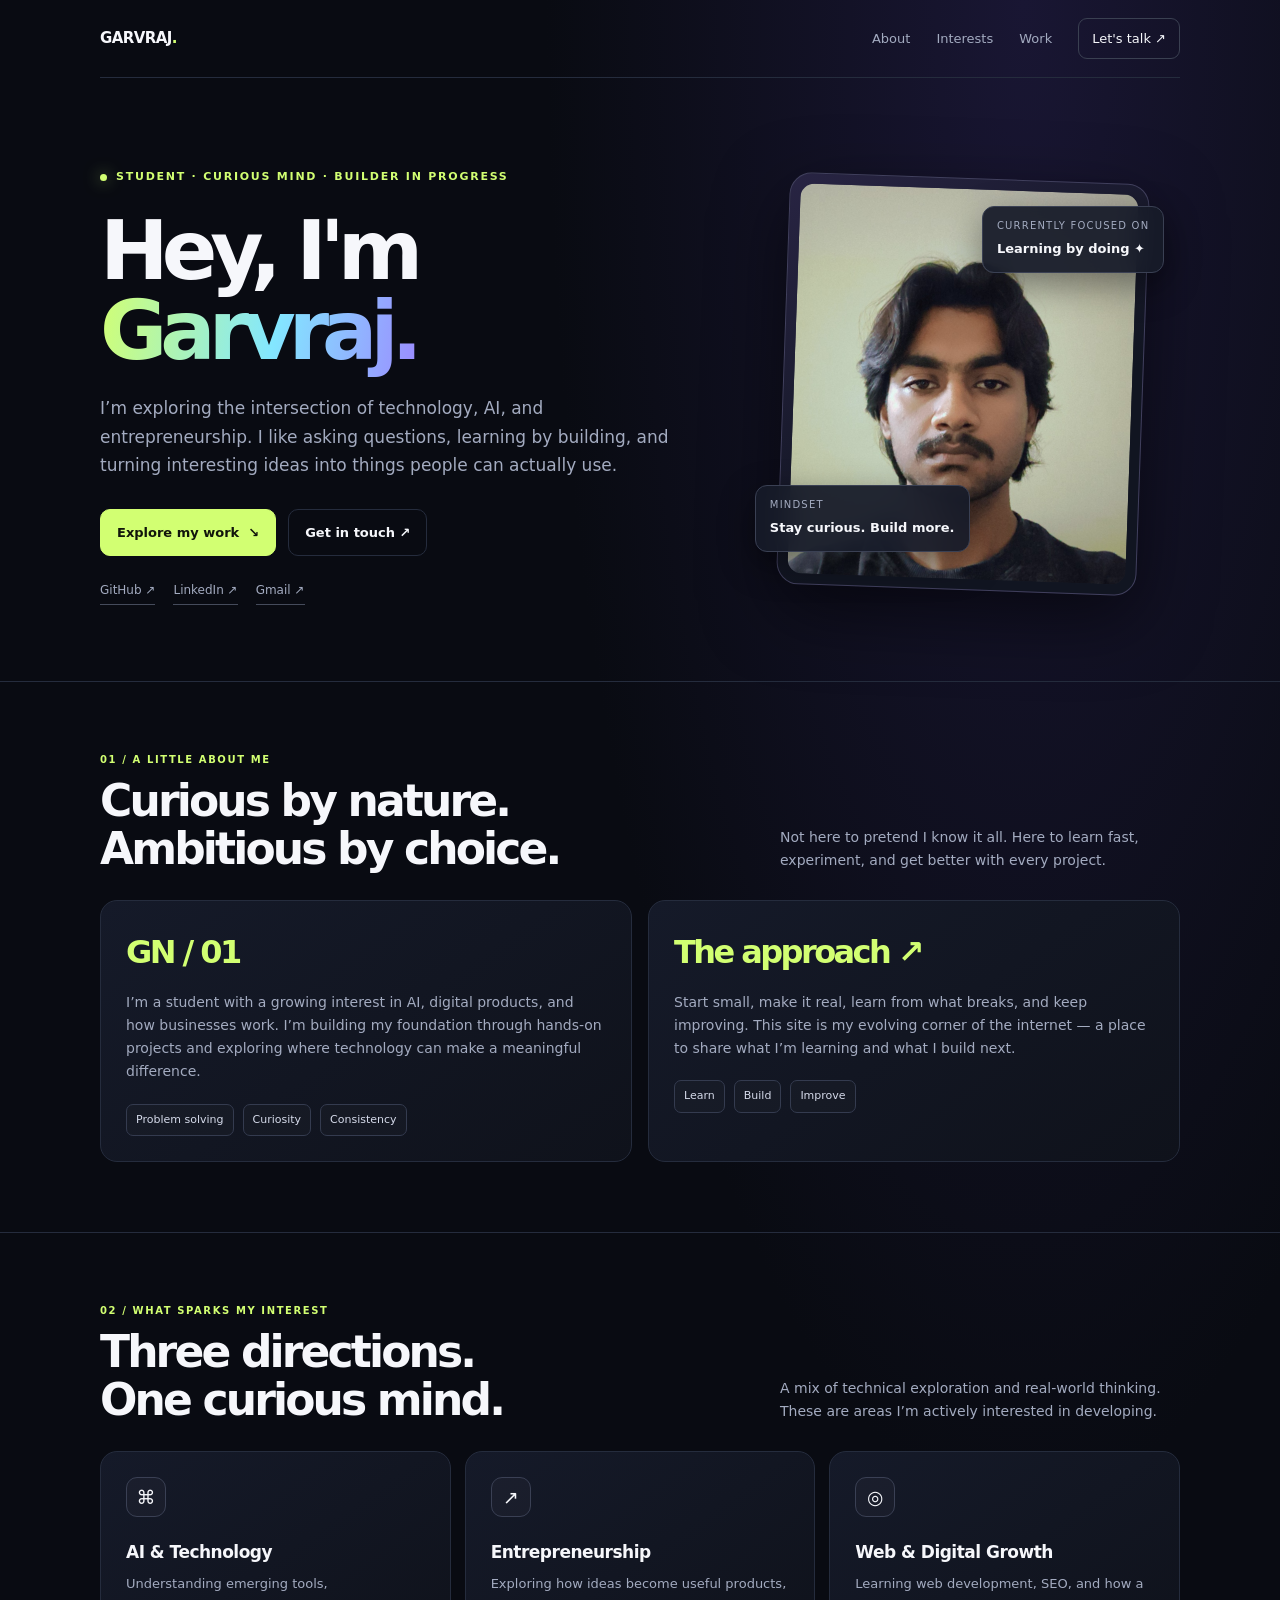
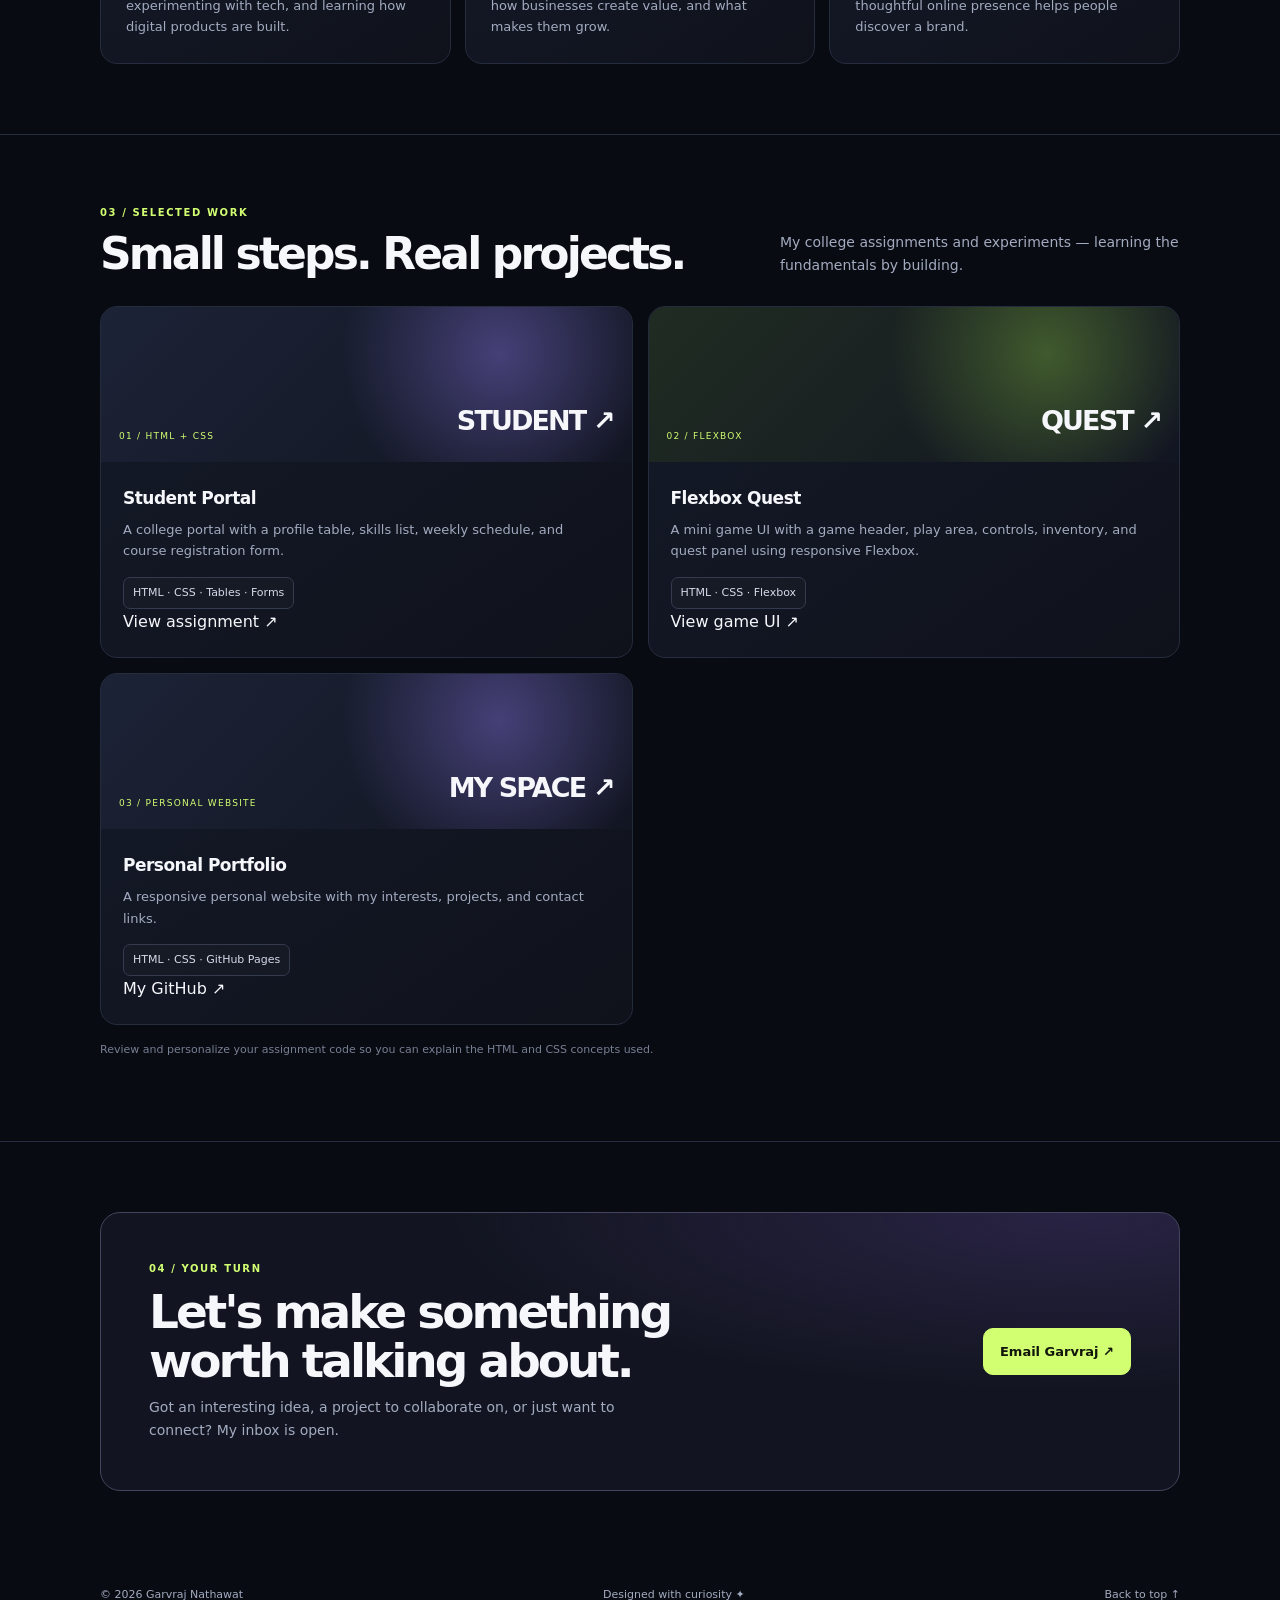
<file: index.html>
<!DOCTYPE html>
<html lang="en">
<head>
<meta charset="UTF-8">
<meta name="viewport" content="width=device-width, initial-scale=1">
<meta name="theme-color" content="#090b12">
<meta name="description" content="Garvraj Nathawat — student exploring AI, technology, and entrepreneurship.">
<title>Garvraj Nathawat — Portfolio</title>
<style>
:root{--bg:#090b12;--panel:#111521;--panel2:#151b29;--ink:#f6f7fb;--muted:#a3abc0;--line:#252c3d;--lime:#d2ff72;--purple:#9b8cff;--cyan:#83e7ff}
*{box-sizing:border-box}html{scroll-behavior:smooth;scroll-padding-top:90px}body{margin:0;background:radial-gradient(ellipse at 80% 0%,#191633 0,transparent 33%),var(--bg);color:var(--ink);font:16px/1.65 Inter,ui-sans-serif,system-ui,-apple-system,BlinkMacSystemFont,"Segoe UI",sans-serif;-webkit-font-smoothing:antialiased}a{color:inherit;text-decoration:none}.wrap{width:min(1080px,calc(100% - 40px));margin:auto}.nav{height:78px;display:flex;align-items:center;justify-content:space-between;border-bottom:1px solid var(--line)}.logo{font-size:15px;font-weight:850;letter-spacing:-.04em}.logo span{color:var(--lime)}.navlinks{display:flex;align-items:center;gap:26px;color:var(--muted);font-size:13px}.navlinks a:hover{color:var(--lime)}.nav-cta{padding:9px 13px;border:1px solid #3a4051;border-radius:9px;color:var(--ink)!important}.hero{padding:85px 0 76px;display:grid;grid-template-columns:1.15fr .85fr;gap:58px;align-items:center}.eyebrow{display:inline-flex;align-items:center;gap:9px;color:var(--lime);font-size:11px;font-weight:800;text-transform:uppercase;letter-spacing:.16em}.pulse{width:7px;height:7px;background:var(--lime);border-radius:50%;box-shadow:0 0 16px #d2ff72a0}.hero h1{font-size:clamp(48px,7vw,82px);line-height:.97;letter-spacing:-.085em;margin:22px 0 24px;font-weight:850}.hero h1 .gradient{background:linear-gradient(100deg,var(--lime),var(--cyan) 55%,var(--purple));color:transparent;background-clip:text}.intro{font-size:17px;color:var(--muted);max-width:580px;margin:0}.buttons{display:flex;gap:12px;flex-wrap:wrap;margin-top:30px}.btn{display:inline-flex;align-items:center;justify-content:center;gap:9px;padding:12px 16px;border:1px solid var(--line);border-radius:10px;font-size:13px;font-weight:750;transition:transform .2s,border-color .2s}.btn:hover{transform:translateY(-2px);border-color:var(--lime)}.btn.primary{background:var(--lime);border-color:var(--lime);color:#11150b}.socials{display:flex;gap:18px;margin-top:25px;flex-wrap:wrap}.socials a{font-size:12px;color:var(--muted);border-bottom:1px solid #454b5b;padding-bottom:3px}.socials a:hover{color:var(--lime);border-color:var(--lime)}.profile-wrap{position:relative;max-width:360px;margin:auto;width:100%}.profile-frame{position:relative;padding:10px;border:1px solid #41405d;border-radius:22px;background:linear-gradient(145deg,#282443,#111521 65%);transform:rotate(2deg);box-shadow:0 24px 70px #0008}.profile-frame img{display:block;width:100%;height:390px;object-fit:cover;object-position:center 27%;border-radius:14px;filter:saturate(.88)}.floating{position:absolute;z-index:2;background:#171b29eF;border:1px solid #3a4053;backdrop-filter:blur(12px);border-radius:12px;padding:11px 14px;box-shadow:0 12px 35px #0006}.float-one{left:-28px;bottom:38px}.float-two{right:-22px;top:28px}.float-label{display:block;color:var(--muted);font-size:10px;text-transform:uppercase;letter-spacing:.12em}.float-value{font-size:13px;font-weight:800}.section{border-top:1px solid var(--line);padding:70px 0}.section-head{display:flex;justify-content:space-between;align-items:end;gap:25px;margin-bottom:28px}.kicker{font-size:10px;color:var(--lime);font-weight:850;letter-spacing:.16em;text-transform:uppercase}.section h2{font-size:clamp(29px,4vw,44px);line-height:1.08;letter-spacing:-.065em;margin:9px 0 0}.section-head p{max-width:400px;color:var(--muted);font-size:14px;margin:0}.about-grid{display:grid;grid-template-columns:1fr 1fr;gap:16px}.about-card,.interest-card,.project-card{background:linear-gradient(145deg,#151a29,#0f121b);border:1px solid var(--line);border-radius:17px;padding:25px}.about-card p{color:var(--muted);font-size:14px;margin:12px 0 0}.big-mark{font-size:32px;color:var(--lime);font-weight:900;letter-spacing:-.08em}.statline{display:flex;gap:9px;flex-wrap:wrap;margin-top:20px}.chip{font-size:11px;color:#d5daea;border:1px solid #343b4f;border-radius:7px;padding:6px 9px;background:#ffffff04}.interest-grid{display:grid;grid-template-columns:repeat(3,1fr);gap:14px}.interest-card{min-height:195px;transition:transform .2s,border-color .2s}.interest-card:hover,.project-card:hover{transform:translateY(-3px);border-color:#555078}.iconbox{display:grid;place-items:center;width:40px;height:40px;border:1px solid #3a4054;border-radius:11px;background:#ffffff06;font-size:19px}.interest-card h3,.project-card h3{font-size:17px;letter-spacing:-.03em;margin:21px 0 7px}.interest-card p,.project-card p{font-size:13px;color:var(--muted);margin:0}.work-grid{display:grid;grid-template-columns:1fr 1fr;gap:15px}.project-card{padding:0;overflow:hidden;transition:transform .2s,border-color .2s}.project-art{height:155px;padding:18px;display:flex;justify-content:space-between;align-items:flex-end;background:radial-gradient(circle at 75% 30%,#454077 0,transparent 38%),linear-gradient(135deg,#1c2336,#121522)}.project-art.green{background:radial-gradient(circle at 75% 30%,#405a2d 0,transparent 38%),linear-gradient(135deg,#202c22,#121522)}.project-art span{font-size:27px;font-weight:900;letter-spacing:-.07em}.project-art small{font-size:9px;letter-spacing:.14em;color:var(--lime);text-transform:uppercase}.project-copy{padding:22px}.project-copy h3{margin:0 0 7px}.project-copy .chip{display:inline-block;margin-top:15px}.contact-box{border:1px solid #45445e;background:radial-gradient(ellipse at 90% 0%,#292344,transparent 45%),#121521;border-radius:20px;padding:clamp(26px,5vw,48px);display:flex;justify-content:space-between;align-items:center;gap:24px}.contact-box h2{font-size:clamp(30px,4vw,47px);letter-spacing:-.065em;line-height:1.05;margin:10px 0}.contact-box p{max-width:510px;color:var(--muted);font-size:14px;margin:0}.footer{padding:25px 0 35px;display:flex;justify-content:space-between;gap:15px;color:var(--muted);font-size:11px}.footer a:hover{color:var(--lime)}.note{color:#777f93;font-size:11px;margin-top:16px}
@media(max-width:760px){.wrap{width:calc(100% - 34px)}.nav{height:68px}.navlinks{gap:13px;font-size:11px}.nav-cta{padding:7px 9px}.hero{padding:54px 0 52px;grid-template-columns:1fr;gap:40px}.hero h1{font-size:clamp(48px,13vw,68px)}.profile-wrap{max-width:300px}.profile-frame img{height:320px}.float-one{left:-14px}.float-two{right:-12px}.section{padding:54px 0}.section-head{display:block}.section-head p{margin-top:14px}.about-grid,.work-grid{grid-template-columns:1fr}.interest-grid{grid-template-columns:1fr}.interest-card{min-height:auto}.contact-box{align-items:flex-start;flex-direction:column}.footer{flex-direction:column}.socials{gap:14px}}
@media(prefers-reduced-motion:reduce){html{scroll-behavior:auto}*{transition:none!important}}
</style>
</head>
<body>
<header class="wrap nav">
  <a class="logo" href="#top">GARVRAJ<span>.</span></a>
  <nav class="navlinks" aria-label="Main navigation"><a href="#about">About</a><a href="#interests">Interests</a><a href="#work">Work</a><a class="nav-cta" href="#contact">Let's talk ↗</a></nav>
</header>
<main id="top">
<section class="wrap hero">
  <div>
    <div class="eyebrow"><span class="pulse"></span> Student · Curious mind · Builder in progress</div>
    <h1>Hey, I'm<br><span class="gradient">Garvraj.</span></h1>
    <p class="intro">I’m exploring the intersection of technology, AI, and entrepreneurship. I like asking questions, learning by building, and turning interesting ideas into things people can actually use.</p>
    <div class="buttons"><a class="btn primary" href="#work">Explore my work <span>↘</span></a><a class="btn" href="mailto:workwithgarvraj@gmail.com">Get in touch ↗</a></div>
    <div class="socials"><a href="https://github.com/garvraj1" target="_blank" rel="noreferrer">GitHub ↗</a><a href="https://www.linkedin.com/in/garvraj-nathawat-00a81b325/" target="_blank" rel="noreferrer">LinkedIn ↗</a><a href="mailto:workwithgarvraj@gmail.com">Gmail ↗</a></div>
  </div>
  <div class="profile-wrap">
    <div class="floating float-two"><span class="float-label">Currently focused on</span><span class="float-value">Learning by doing ✦</span></div>
    <div class="profile-frame"><img src="profile.jpg" alt="Portrait of Garvraj Nathawat"></div>
    <div class="floating float-one"><span class="float-label">Mindset</span><span class="float-value">Stay curious. Build more.</span></div>
  </div>
</section>

<section class="section" id="about"><div class="wrap">
  <div class="section-head"><div><div class="kicker">01 / A little about me</div><h2>Curious by nature.<br>Ambitious by choice.</h2></div><p>Not here to pretend I know it all. Here to learn fast, experiment, and get better with every project.</p></div>
  <div class="about-grid">
    <article class="about-card"><div class="big-mark">GN / 01</div><p>I’m a student with a growing interest in AI, digital products, and how businesses work. I’m building my foundation through hands-on projects and exploring where technology can make a meaningful difference.</p><div class="statline"><span class="chip">Problem solving</span><span class="chip">Curiosity</span><span class="chip">Consistency</span></div></article>
    <article class="about-card"><div class="big-mark">The approach ↗</div><p>Start small, make it real, learn from what breaks, and keep improving. This site is my evolving corner of the internet — a place to share what I’m learning and what I build next.</p><div class="statline"><span class="chip">Learn</span><span class="chip">Build</span><span class="chip">Improve</span></div></article>
  </div>
</div></section>

<section class="section" id="interests"><div class="wrap">
  <div class="section-head"><div><div class="kicker">02 / What sparks my interest</div><h2>Three directions.<br>One curious mind.</h2></div><p>A mix of technical exploration and real-world thinking. These are areas I’m actively interested in developing.</p></div>
  <div class="interest-grid">
    <article class="interest-card"><div class="iconbox">⌘</div><h3>AI & Technology</h3><p>Understanding emerging tools, experimenting with tech, and learning how digital products are built.</p></article>
    <article class="interest-card"><div class="iconbox">↗</div><h3>Entrepreneurship</h3><p>Exploring how ideas become useful products, how businesses create value, and what makes them grow.</p></article>
    <article class="interest-card"><div class="iconbox">◎</div><h3>Web & Digital Growth</h3><p>Learning web development, SEO, and how a thoughtful online presence helps people discover a brand.</p></article>
  </div>
</div></section>

<section class="section" id="work"><div class="wrap">
  <div class="section-head"><div><div class="kicker">03 / Selected work</div><h2>Small steps. Real projects.</h2></div><p>My college assignments and experiments — learning the fundamentals by building.</p></div>
  <div class="work-grid">
    <article class="project-card"><div class="project-art"><small>01 / HTML + CSS</small><span>STUDENT ↗</span></div><div class="project-copy"><h3>Student Portal</h3><p>A college portal with a profile table, skills list, weekly schedule, and course registration form.</p><span class="chip">HTML · CSS · Tables · Forms</span><br><a href="student-portal.html">View assignment ↗</a></div></article>
    <article class="project-card"><div class="project-art green"><small>02 / FLEXBOX</small><span>QUEST ↗</span></div><div class="project-copy"><h3>Flexbox Quest</h3><p>A mini game UI with a game header, play area, controls, inventory, and quest panel using responsive Flexbox.</p><span class="chip">HTML · CSS · Flexbox</span><br><a href="flexbox-quest.html">View game UI ↗</a></div></article>
    <article class="project-card"><div class="project-art"><small>03 / PERSONAL WEBSITE</small><span>MY SPACE ↗</span></div><div class="project-copy"><h3>Personal Portfolio</h3><p>A responsive personal website with my interests, projects, and contact links.</p><span class="chip">HTML · CSS · GitHub Pages</span><br><a href="https://github.com/garvraj1" target="_blank" rel="noreferrer">My GitHub ↗</a></div></article>
  </div>
  <p class="note">Review and personalize your assignment code so you can explain the HTML and CSS concepts used.</p>
</div></section>

<section class="section" id="contact"><div class="wrap">
  <div class="contact-box"><div><div class="kicker">04 / Your turn</div><h2>Let's make something<br>worth talking about.</h2><p>Got an interesting idea, a project to collaborate on, or just want to connect? My inbox is open.</p></div><a class="btn primary" href="mailto:workwithgarvraj@gmail.com">Email Garvraj ↗</a></div>
</div></section>
</main>
<footer class="wrap footer"><span>© <span id="year">2026</span> Garvraj Nathawat</span><span>Designed with curiosity ✦</span><a href="#top">Back to top ↑</a></footer>
<script>document.getElementById('year').textContent=new Date().getFullYear()</script>
</body>
</html>
</file>
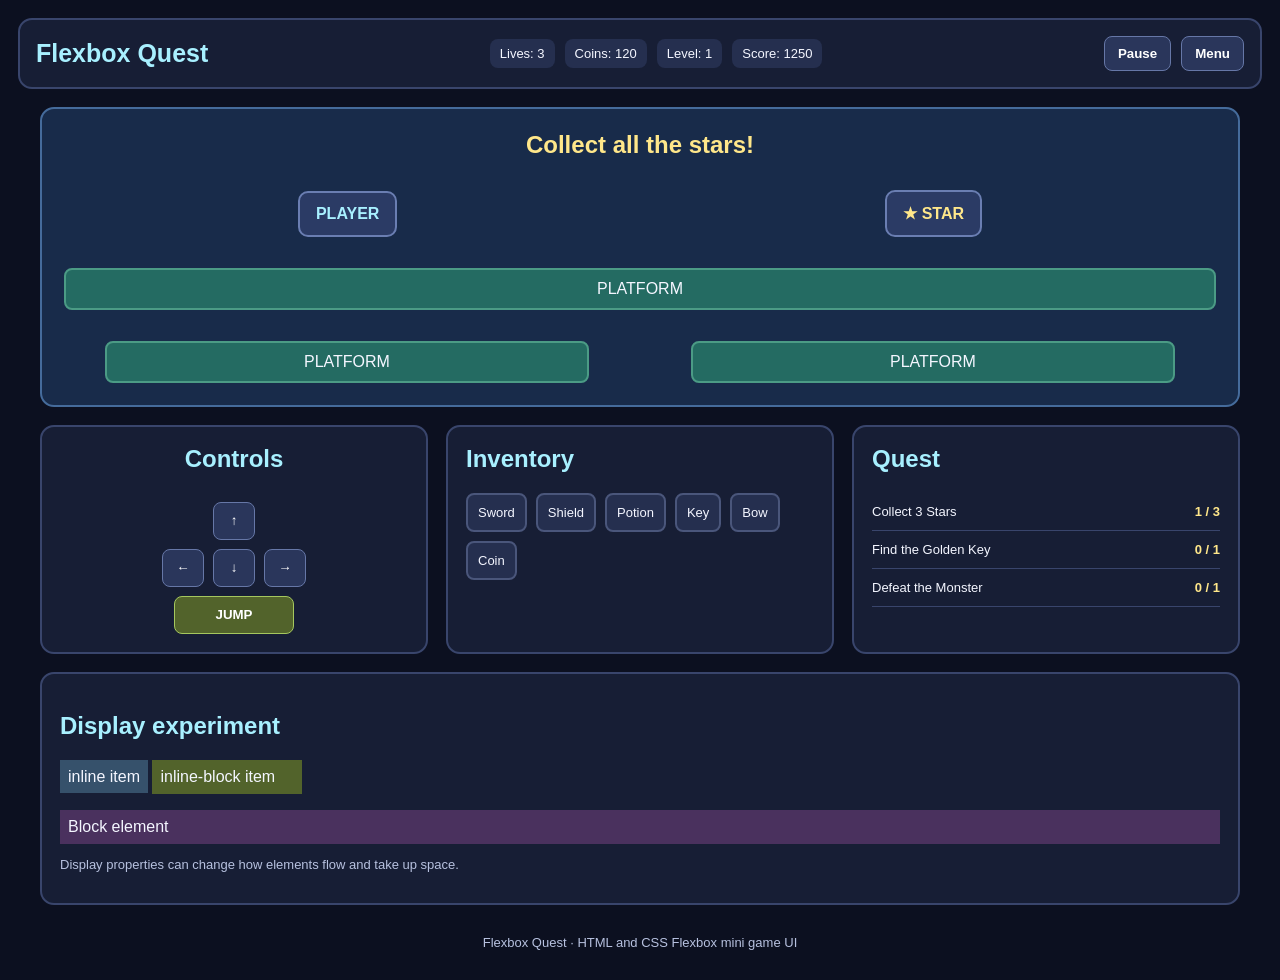
<file: flexbox-quest.html>
<!DOCTYPE html><html lang="en"><head><meta charset="UTF-8"><meta name="viewport" content="width=device-width, initial-scale=1"><title>Flexbox Quest</title><link rel="stylesheet" href="style.css"></head><body>
<header class="game-header"><h1>Flexbox Quest</h1><div class="game-info"><span>Lives: 3</span><span>Coins: 120</span><span>Level: 1</span><span>Score: 1250</span></div><div class="header-actions"><button>Pause</button><button>Menu</button></div></header>
<main><section class="game-area"><h2>Collect all the stars!</h2><div class="sky-row"><div class="player">PLAYER</div><div class="star">★ STAR</div></div><div class="platform-row"><div class="platform">PLATFORM</div></div><div class="platform-row split"><div class="platform">PLATFORM</div><div class="platform">PLATFORM</div></div></section>
<section class="game-panels"><div class="panel controls"><h2>Controls</h2><div class="control-row"><button>↑</button></div><div class="control-row"><button>←</button><button>↓</button><button>→</button></div><div class="control-row"><button class="jump">JUMP</button></div></div><div class="panel inventory"><h2>Inventory</h2><div class="inventory-items"><div class="item">Sword</div><div class="item">Shield</div><div class="item">Potion</div><div class="item">Key</div><div class="item">Bow</div><div class="item">Coin</div></div></div><div class="panel quest"><h2>Quest</h2><div class="quest-item"><span>Collect 3 Stars</span><strong>1 / 3</strong></div><div class="quest-item"><span>Find the Golden Key</span><strong>0 / 1</strong></div><div class="quest-item"><span>Defeat the Monster</span><strong>0 / 1</strong></div></div></section><section class="display-lab"><h2>Display experiment</h2><p><span class="inline-demo">inline item</span> <span class="inline-block-demo">inline-block item</span></p><div class="block-demo">Block element</div><p class="lab-note">Display properties can change how elements flow and take up space.</p></section></main><footer>Flexbox Quest · HTML and CSS Flexbox mini game UI</footer></body></html>
</file>
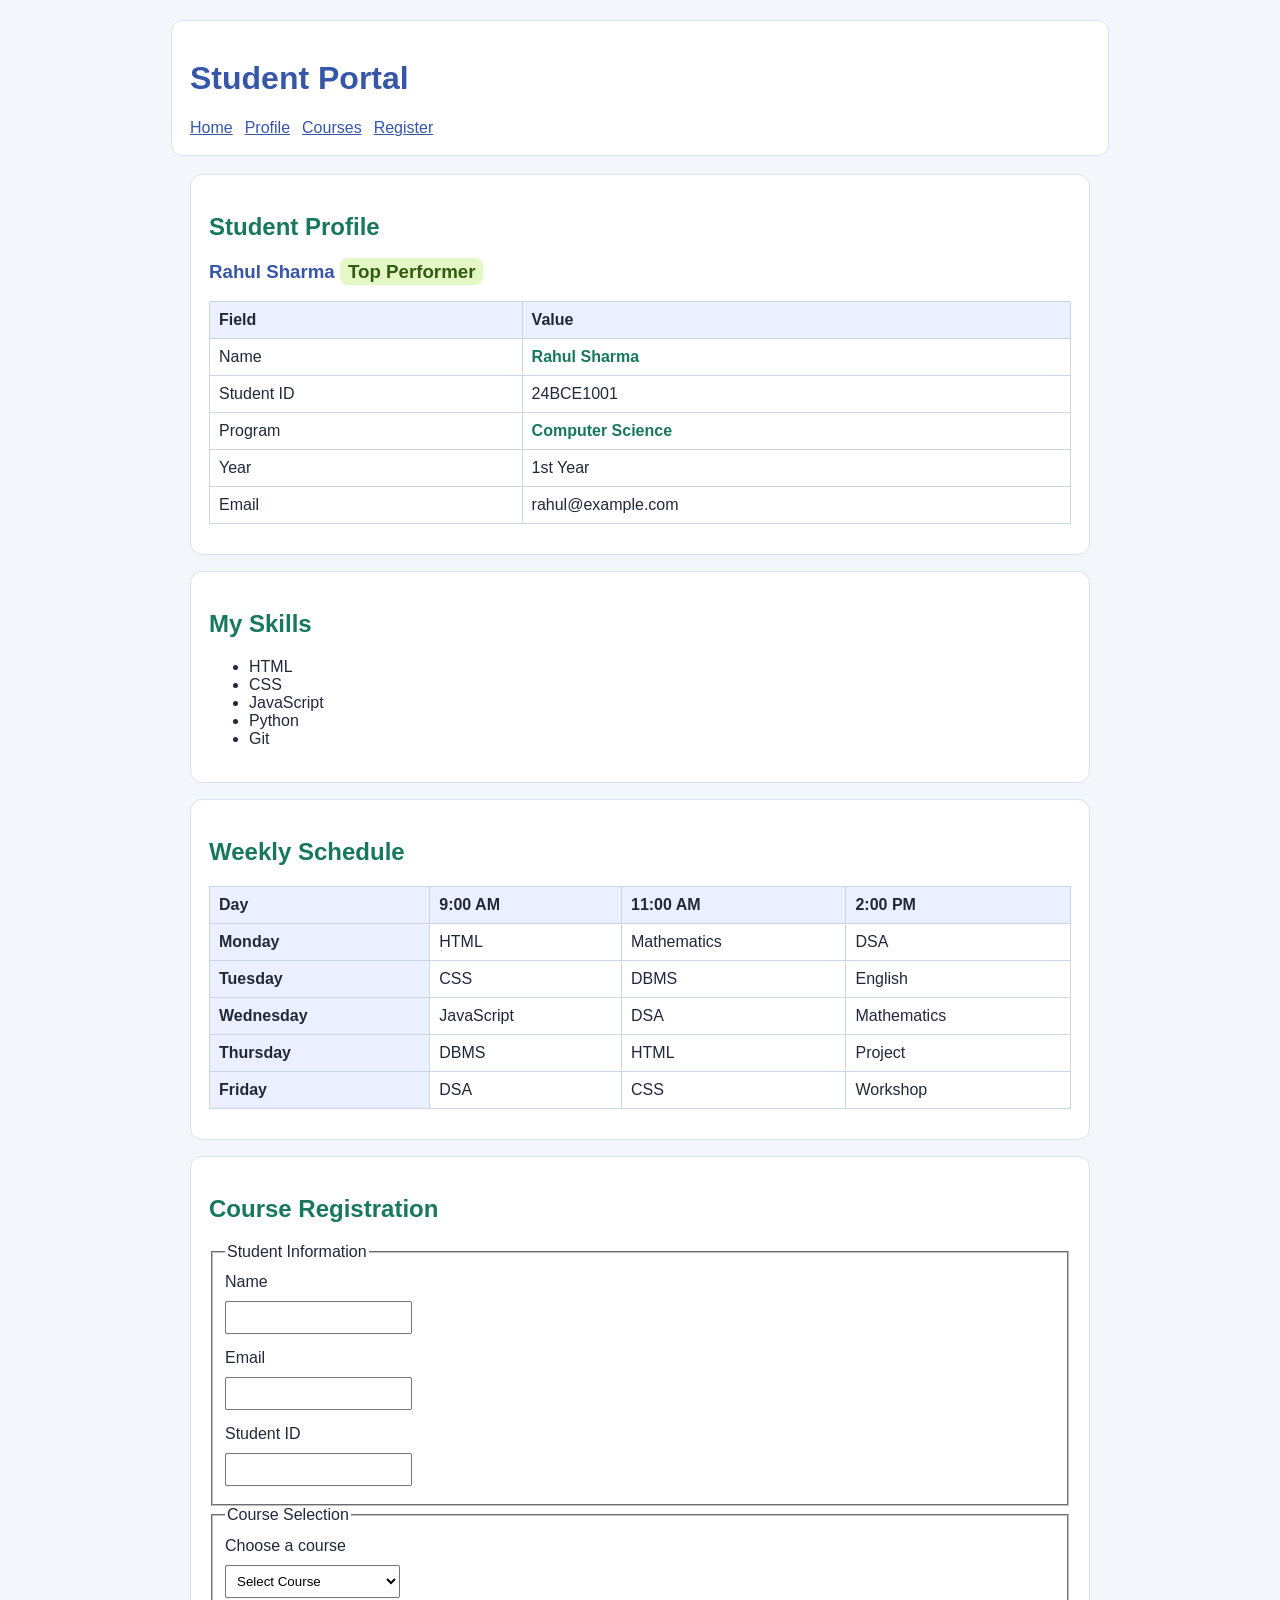
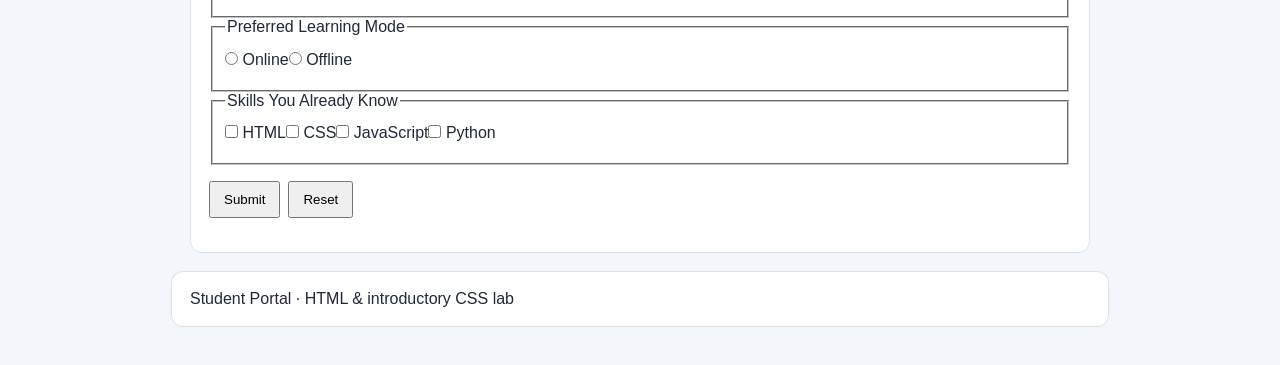
<file: student-portal.html>
<!DOCTYPE html>
<html lang="en"><head><meta charset="UTF-8"><meta name="viewport" content="width=device-width, initial-scale=1"><title>Student Portal | Lab Assignment</title>
<style>
body{font-family:Arial,sans-serif;background:#f3f6fb;color:#20283a;margin:0;padding:20px}header,main,footer{max-width:900px;margin:0 auto 18px}header,section,footer{background:#fff;border:1px solid #dbe2ee;border-radius:12px;padding:18px}h1{color:#3656a8}h2{color:#18785a}nav a{margin-right:12px;color:#3656a8}table{width:100%;border-collapse:collapse;margin:12px 0}th,td{border:1px solid #ccd5e3;padding:9px;text-align:left}th{background:#eaf0ff}.highlight{color:#18785a;font-weight:bold}#student-name{color:#3656a8}.badge{background:#e4f8c5;color:#335b11;padding:3px 8px;border-radius:8px}section{margin-bottom:16px}label{display:inline-block;margin:7px 0}input,select{padding:7px;margin:3px 0 8px}button{padding:9px 13px;margin-right:8px}@media(max-width:600px){body{padding:8px}section,header,footer{padding:12px}table{font-size:12px}th,td{padding:5px}}
</style></head><body>
<header><h1>Student Portal</h1><nav><a href="#home">Home</a><a href="#profile">Profile</a><a href="#courses">Courses</a><a href="#register">Register</a></nav></header>
<main id="home"><section id="profile"><h2>Student Profile</h2><h3 id="student-name">Rahul Sharma <span class="badge">Top Performer</span></h3><table><thead><tr><th>Field</th><th>Value</th></tr></thead><tbody><tr><td>Name</td><td class="highlight">Rahul Sharma</td></tr><tr><td>Student ID</td><td>24BCE1001</td></tr><tr><td>Program</td><td class="highlight">Computer Science</td></tr><tr><td>Year</td><td>1st Year</td></tr><tr><td>Email</td><td>rahul@example.com</td></tr></tbody></table></section>
<section><h2>My Skills</h2><ul><li>HTML</li><li>CSS</li><li>JavaScript</li><li>Python</li><li>Git</li></ul></section>
<section id="courses"><h2>Weekly Schedule</h2><table><thead><tr><th>Day</th><th>9:00 AM</th><th>11:00 AM</th><th>2:00 PM</th></tr></thead><tbody><tr><th>Monday</th><td>HTML</td><td>Mathematics</td><td>DSA</td></tr><tr><th>Tuesday</th><td>CSS</td><td>DBMS</td><td>English</td></tr><tr><th>Wednesday</th><td>JavaScript</td><td>DSA</td><td>Mathematics</td></tr><tr><th>Thursday</th><td>DBMS</td><td>HTML</td><td>Project</td></tr><tr><th>Friday</th><td>DSA</td><td>CSS</td><td>Workshop</td></tr></tbody></table></section>
<section id="register"><h2>Course Registration</h2><form><fieldset><legend>Student Information</legend><label for="name">Name</label><br><input id="name" name="name" type="text" required><br><label for="email">Email</label><br><input id="email" name="email" type="email" required><br><label for="student-id">Student ID</label><br><input id="student-id" name="student-id" type="text" required><br></fieldset><fieldset><legend>Course Selection</legend><label for="course">Choose a course</label><br><select id="course" name="course" required><option value="">Select Course</option><option>HTML &amp; CSS</option><option>JavaScript</option><option>Python</option><option>Data Structures</option><option>Database Management</option></select></fieldset><fieldset><legend>Preferred Learning Mode</legend><label><input type="radio" name="mode" value="online" required> Online</label><label><input type="radio" name="mode" value="offline"> Offline</label></fieldset><fieldset><legend>Skills You Already Know</legend><label><input type="checkbox" name="skills" value="html"> HTML</label><label><input type="checkbox" name="skills" value="css"> CSS</label><label><input type="checkbox" name="skills" value="javascript"> JavaScript</label><label><input type="checkbox" name="skills" value="python"> Python</label></fieldset><p><button type="submit">Submit</button><button type="reset">Reset</button></p></form></section></main><footer>Student Portal · HTML &amp; introductory CSS lab</footer></body></html>
</file>
<file: style.css>
*{box-sizing:border-box}body{margin:0;padding:18px;background:#0c1020;color:#f4f6ff;font-family:Arial,sans-serif}.game-header{display:flex;justify-content:space-between;align-items:center;gap:20px;flex-wrap:wrap;padding:16px;margin:0 auto 18px;background:#171e35;border:2px solid #39456c;border-radius:14px}.game-header h1{margin:0;color:#a8f0ff;font-size:25px}.game-info,.header-actions{display:flex;align-items:center;gap:10px;flex-wrap:wrap}.game-info span{display:inline-block;padding:7px 10px;background:#252f4f;border-radius:8px;font-size:13px}button{padding:9px 13px;border:1px solid #6677a7;border-radius:8px;background:#2a365b;color:white;font-weight:bold}main{max-width:1200px;margin:0 auto}.game-area{display:flex;flex-direction:column;justify-content:space-between;align-items:center;gap:18px;min-height:300px;padding:22px;margin-bottom:18px;background:#182b4a;border:2px solid #456b9b;border-radius:14px}.game-area h2{margin:0;color:#ffe78a}.sky-row,.platform-row{display:flex;justify-content:space-around;align-items:center;gap:20px;width:100%}.player,.star{padding:12px 16px;border:2px solid #6a7eb2;border-radius:10px;background:#2b3b65;font-weight:bold}.player{color:#a8f0ff}.star{color:#ffe78a}.platform{flex:1;padding:10px;text-align:center;border:2px solid #4b9b85;border-radius:8px;background:#246b62}.platform-row.split .platform{max-width:42%}.game-panels{display:flex;gap:18px;align-items:stretch;margin-bottom:18px}.panel{flex:1;min-width:0;padding:18px;background:#171e35;border:2px solid #39456c;border-radius:14px}.panel h2{margin-top:0;color:#a8f0ff}.controls{display:flex;flex-direction:column;align-items:center;gap:9px}.control-row{display:flex;justify-content:center;gap:9px}.control-row button{min-width:42px;min-height:38px}.control-row .jump{min-width:120px;background:#52632b;border-color:#a5c75e}.inventory-items{display:flex;flex-wrap:wrap;align-items:center;gap:9px}.item{padding:10px;border:2px solid #4a567b;border-radius:8px;background:#252f4f;font-size:13px}.quest-item{display:flex;justify-content:space-between;align-items:center;gap:12px;padding:11px 0;border-bottom:1px solid #39456c;font-size:13px}.quest-item strong{color:#ffe78a;white-space:nowrap}.display-lab{padding:18px;margin-bottom:18px;background:#171e35;border:2px solid #39456c;border-radius:14px}.display-lab h2{color:#a8f0ff}.inline-demo{display:inline;padding:8px;background:#36516b}.inline-block-demo{display:inline-block;width:150px;padding:8px;background:#52632b}.block-demo{display:block;width:100%;padding:8px;background:#4a315e}.lab-note,footer{color:#b7c1df;font-size:13px}footer{padding:12px;text-align:center}@media(max-width:768px){body{padding:10px}.game-header{flex-direction:column;align-items:stretch;gap:12px}.game-header h1{text-align:center}.game-info,.header-actions{justify-content:center}.game-panels{flex-direction:column}.game-area{min-height:270px;padding:14px}.panel{padding:15px}}@media(max-width:375px){.game-info{gap:6px}.game-info span{padding:6px;font-size:11px}.sky-row,.platform-row{gap:8px}.player,.star{padding:9px;font-size:12px}}
</file>
